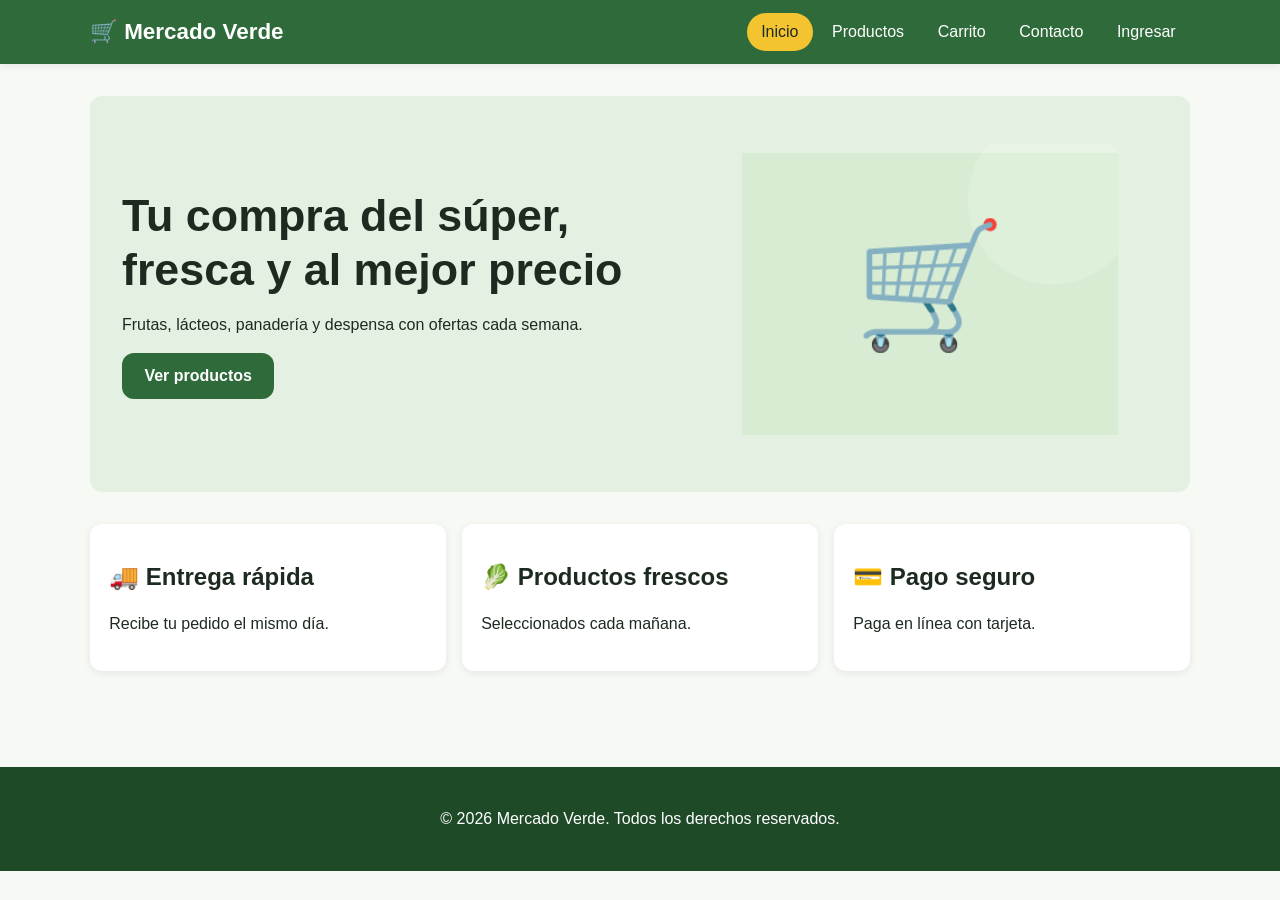
<file: index.html>
<!DOCTYPE html>
<html lang="es">
<head>
  <meta charset="UTF-8">
  <meta name="viewport" content="width=device-width, initial-scale=1.0">
  <title>Inicio | Mercado Verde</title>
  <link rel="stylesheet" href="styles.css">
</head>
<body class="">
  <header class="cabecera">
    <nav aria-label="Menú principal">
      <a class="logo" href="index.html">🛒 Mercado Verde</a>
      <ul class="menu">
        <li><a href="index.html" aria-current="page">Inicio</a></li>
        <li><a href="productos.html" >Productos</a></li>
        <li><a href="carrito.html" >Carrito</a></li>
        <li><a href="contacto.html" >Contacto</a></li>
        <li><a href="login.html" >Ingresar</a></li>
      </ul>
    </nav>
  </header>
  <main>
    <section class="hero">
      <article>
        <h1>Tu compra del súper, fresca y al mejor precio</h1>
        <p>Frutas, lácteos, panadería y despensa con ofertas cada semana.</p>
        <a class="boton" href="productos.html">Ver productos</a>
      </article>
      <figure>
        <img src="hero.svg" alt="Carrito de compras" width="400" height="300">
      </figure>
    </section>

    <section class="beneficios" aria-label="Beneficios">
      <article><h2>🚚 Entrega rápida</h2><p>Recibe tu pedido el mismo día.</p></article>
      <article><h2>🥬 Productos frescos</h2><p>Seleccionados cada mañana.</p></article>
      <article><h2>💳 Pago seguro</h2><p>Paga en línea con tarjeta.</p></article>
    </section>
  </main>
  <footer class="pie">
    <p>&copy; 2026 Mercado Verde. Todos los derechos reservados.</p>
  </footer>
</body>
</html>
</file>
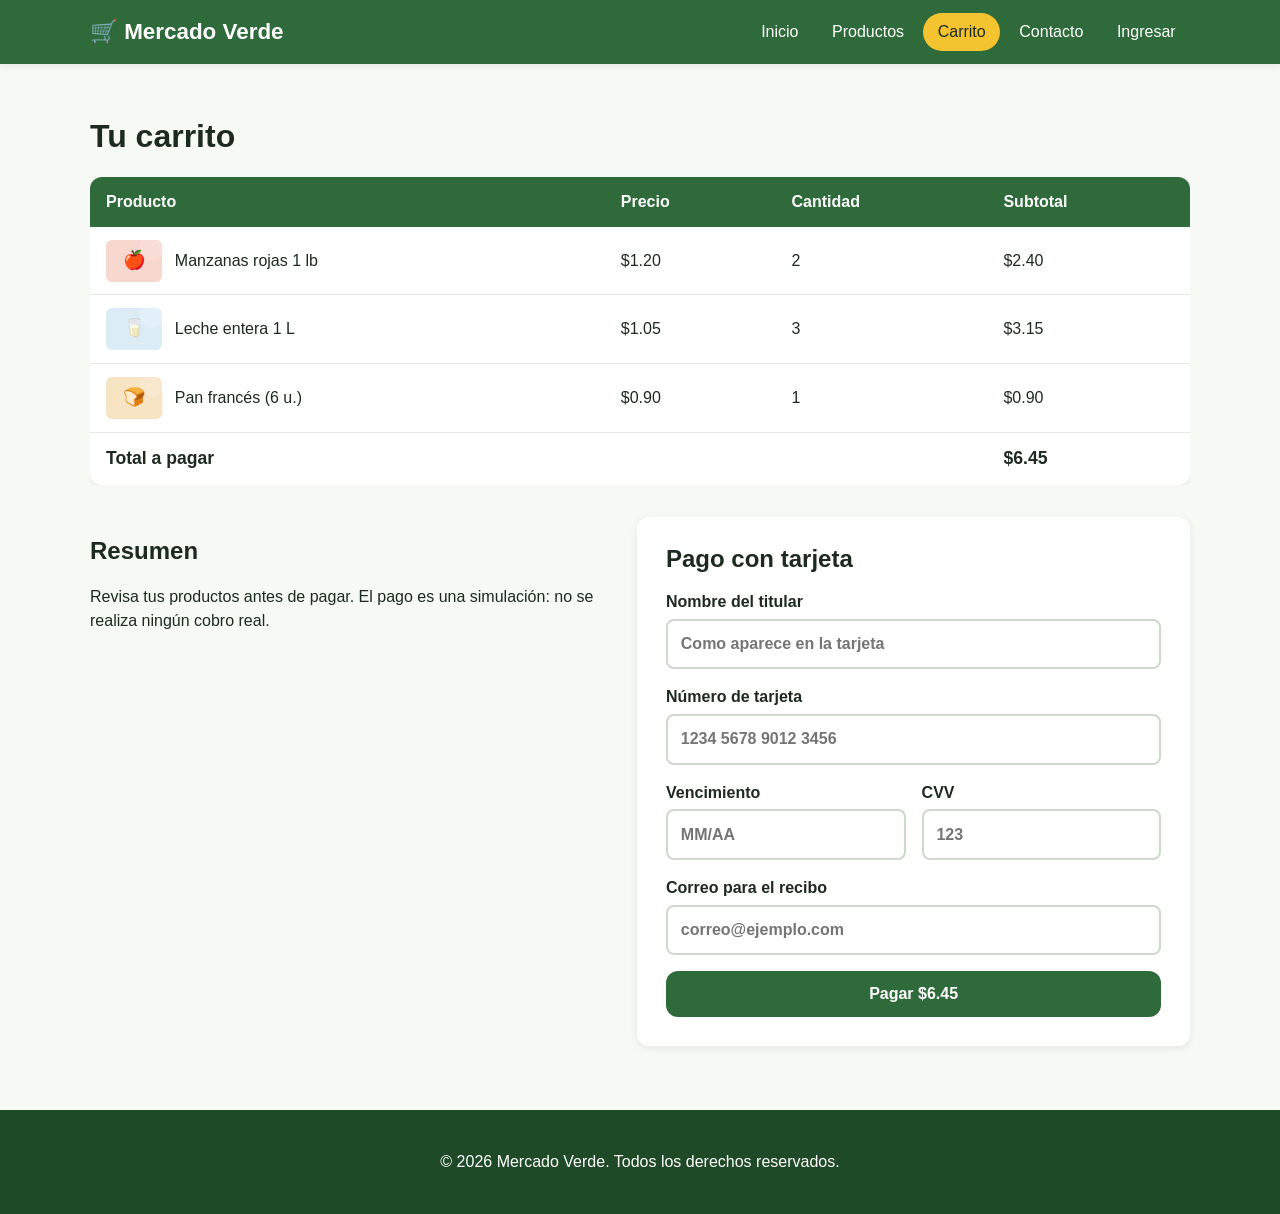
<file: carrito.html>
<!DOCTYPE html>
<html lang="es">
<head>
  <meta charset="UTF-8">
  <meta name="viewport" content="width=device-width, initial-scale=1.0">
  <title>Carrito y pago | Mercado Verde</title>
  <link rel="stylesheet" href="styles.css">
</head>
<body class="">
  <header class="cabecera">
    <nav aria-label="Menú principal">
      <a class="logo" href="index.html">🛒 Mercado Verde</a>
      <ul class="menu">
        <li><a href="index.html" >Inicio</a></li>
        <li><a href="productos.html" >Productos</a></li>
        <li><a href="carrito.html" aria-current="page">Carrito</a></li>
        <li><a href="contacto.html" >Contacto</a></li>
        <li><a href="login.html" >Ingresar</a></li>
      </ul>
    </nav>
  </header>
  <main>
    <h1>Tu carrito</h1>

    <section aria-label="Productos en el carrito">
      <section class="tabla-scroll">
        <table class="tabla-carrito">
          <caption class="sr-only" hidden>Productos agregados al carrito</caption>
          <thead>
            <tr><th>Producto</th><th>Precio</th><th>Cantidad</th><th>Subtotal</th></tr>
          </thead>
          <tbody>
            <tr>
              <td><span class="producto-mini"><img src="manzanas.svg" alt="" width="56" height="42">Manzanas rojas 1 lb</span></td>
              <td>$1.20</td><td>2</td><td>$2.40</td>
            </tr>
            <tr>
              <td><span class="producto-mini"><img src="leche.svg" alt="" width="56" height="42">Leche entera 1 L</span></td>
              <td>$1.05</td><td>3</td><td>$3.15</td>
            </tr>
            <tr>
              <td><span class="producto-mini"><img src="pan.svg" alt="" width="56" height="42">Pan francés (6 u.)</span></td>
              <td>$0.90</td><td>1</td><td>$0.90</td>
            </tr>
          </tbody>
          <tfoot>
            <tr><td colspan="3">Total a pagar</td><td>$6.45</td></tr>
          </tfoot>
        </table>
      </section>
    </section>

    <section class="pago">
      <aside>
        <h2>Resumen</h2>
        <p>Revisa tus productos antes de pagar. El pago es una simulación: no se realiza ningún cobro real.</p>
      </aside>

      <form class="formulario" action="#" method="post">
        <h2>Pago con tarjeta</h2>

        <label>Nombre del titular
          <input type="text" name="titular" placeholder="Como aparece en la tarjeta" pattern="[A-Za-zÁÉÍÓÚáéíóúÑñ ]{3,}" required>
        </label>

        <label>Número de tarjeta
          <input type="text" name="tarjeta" inputmode="numeric" placeholder="1234 5678 9012 3456"
                 pattern="[0-9]{4} [0-9]{4} [0-9]{4} [0-9]{4}" maxlength="19"
                 title="16 dígitos separados por espacios: 1234 5678 9012 3456" required>
        </label>

        <section class="fila-doble">
          <label>Vencimiento
            <input type="text" name="vencimiento" placeholder="MM/AA" pattern="(0[1-9]|1[0-2])\/[0-9]{2}"
                   maxlength="5" title="Formato MM/AA, por ejemplo 08/28" required>
          </label>
          <label>CVV
            <input type="password" name="cvv" inputmode="numeric" placeholder="123"
                   pattern="[0-9]{3,4}" maxlength="4" title="3 o 4 dígitos" required>
          </label>
        </section>

        <label>Correo para el recibo
          <input type="email" name="correo" placeholder="correo@ejemplo.com" required>
        </label>

        <button class="boton" type="submit">Pagar $6.45</button>
      </form>
    </section>
  </main>
  <footer class="pie">
    <p>&copy; 2026 Mercado Verde. Todos los derechos reservados.</p>
  </footer>
</body>
</html>
</file>
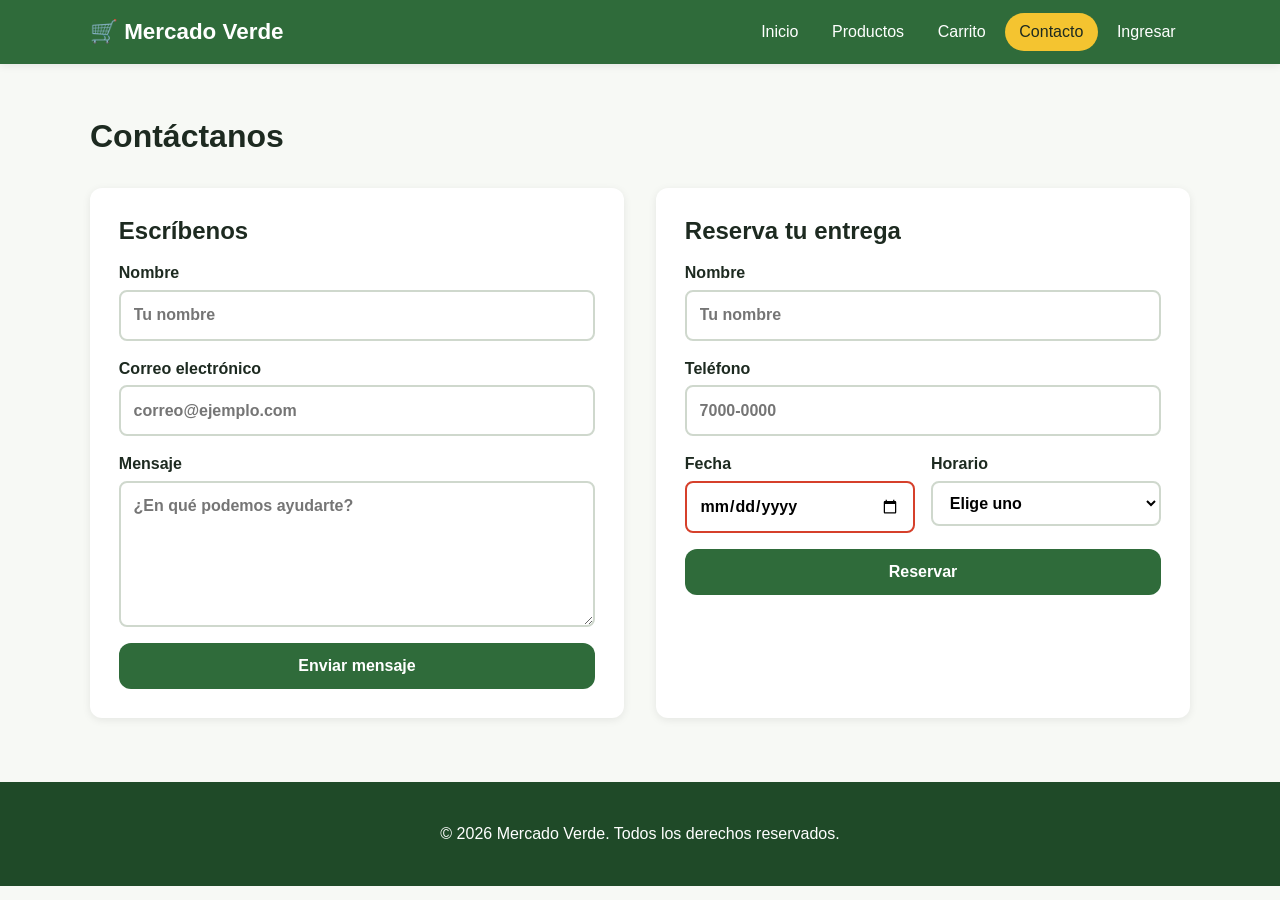
<file: contacto.html>
<!DOCTYPE html>
<html lang="es">
<head>
  <meta charset="UTF-8">
  <meta name="viewport" content="width=device-width, initial-scale=1.0">
  <title>Contacto | Mercado Verde</title>
  <link rel="stylesheet" href="styles.css">
</head>
<body class="">
  <header class="cabecera">
    <nav aria-label="Menú principal">
      <a class="logo" href="index.html">🛒 Mercado Verde</a>
      <ul class="menu">
        <li><a href="index.html" >Inicio</a></li>
        <li><a href="productos.html" >Productos</a></li>
        <li><a href="carrito.html" >Carrito</a></li>
        <li><a href="contacto.html" aria-current="page">Contacto</a></li>
        <li><a href="login.html" >Ingresar</a></li>
      </ul>
    </nav>
  </header>
  <main>
    <h1>Contáctanos</h1>
    <section class="pago">
      <form class="formulario" action="#" method="post">
        <h2>Escríbenos</h2>
        <label>Nombre
          <input type="text" name="nombre" placeholder="Tu nombre" required>
        </label>
        <label>Correo electrónico
          <input type="email" name="correo" placeholder="correo@ejemplo.com" required>
        </label>
        <label>Mensaje
          <textarea name="mensaje" rows="5" placeholder="¿En qué podemos ayudarte?" required></textarea>
        </label>
        <button class="boton" type="submit">Enviar mensaje</button>
      </form>

      <form class="formulario" action="#" method="post">
        <h2>Reserva tu entrega</h2>
        <label>Nombre
          <input type="text" name="nombre" placeholder="Tu nombre" required>
        </label>
        <label>Teléfono
          <input type="tel" name="telefono" placeholder="7000-0000" pattern="[0-9]{4}-[0-9]{4}" title="Formato 0000-0000" required>
        </label>
        <section class="fila-doble">
          <label>Fecha
            <input type="date" name="fecha" required>
          </label>
          <label>Horario
            <select name="horario" required>
              <option value="">Elige uno</option>
              <option>Mañana (8:00 - 12:00)</option>
              <option>Tarde (12:00 - 18:00)</option>
            </select>
          </label>
        </section>
        <button class="boton" type="submit">Reservar</button>
      </form>
    </section>
  </main>
  <footer class="pie">
    <p>&copy; 2026 Mercado Verde. Todos los derechos reservados.</p>
  </footer>
</body>
</html>
</file>
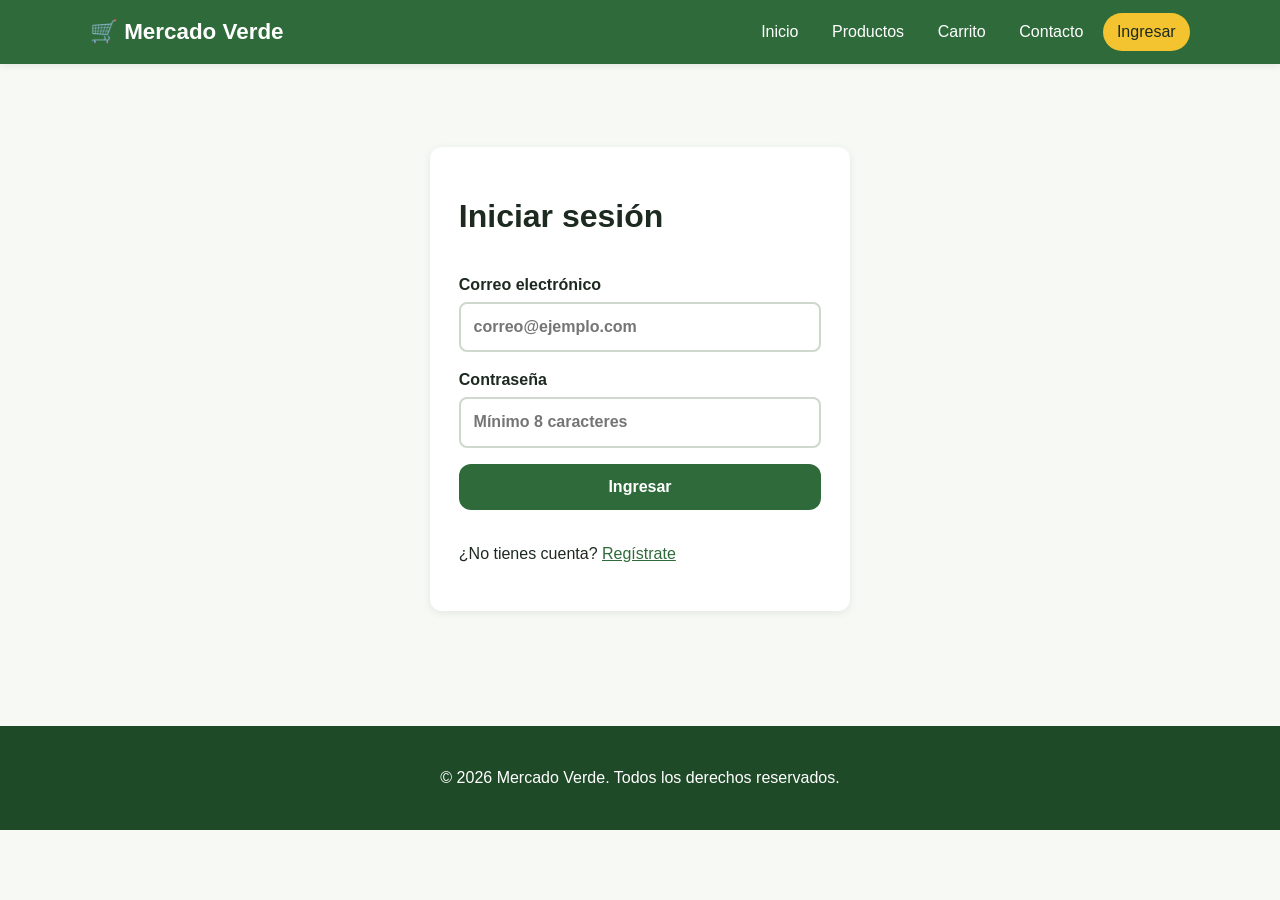
<file: login.html>
<!DOCTYPE html>
<html lang="es">
<head>
  <meta charset="UTF-8">
  <meta name="viewport" content="width=device-width, initial-scale=1.0">
  <title>Iniciar sesión | Mercado Verde</title>
  <link rel="stylesheet" href="styles.css">
</head>
<body class="pagina-login">
  <header class="cabecera">
    <nav aria-label="Menú principal">
      <a class="logo" href="index.html">🛒 Mercado Verde</a>
      <ul class="menu">
        <li><a href="index.html" >Inicio</a></li>
        <li><a href="productos.html" >Productos</a></li>
        <li><a href="carrito.html" >Carrito</a></li>
        <li><a href="contacto.html" >Contacto</a></li>
        <li><a href="login.html" aria-current="page">Ingresar</a></li>
      </ul>
    </nav>
  </header>
  <main>
    <form class="formulario" action="#" method="post">
      <h1>Iniciar sesión</h1>
      <label>Correo electrónico
        <input type="email" name="correo" placeholder="correo@ejemplo.com" autocomplete="email" required>
      </label>
      <label>Contraseña
        <input type="password" name="clave" placeholder="Mínimo 8 caracteres" minlength="8" autocomplete="current-password" required>
      </label>
      <button class="boton" type="submit">Ingresar</button>
      <p>¿No tienes cuenta? <a href="#">Regístrate</a></p>
    </form>
  </main>
  <footer class="pie">
    <p>&copy; 2026 Mercado Verde. Todos los derechos reservados.</p>
  </footer>
</body>
</html>
</file>
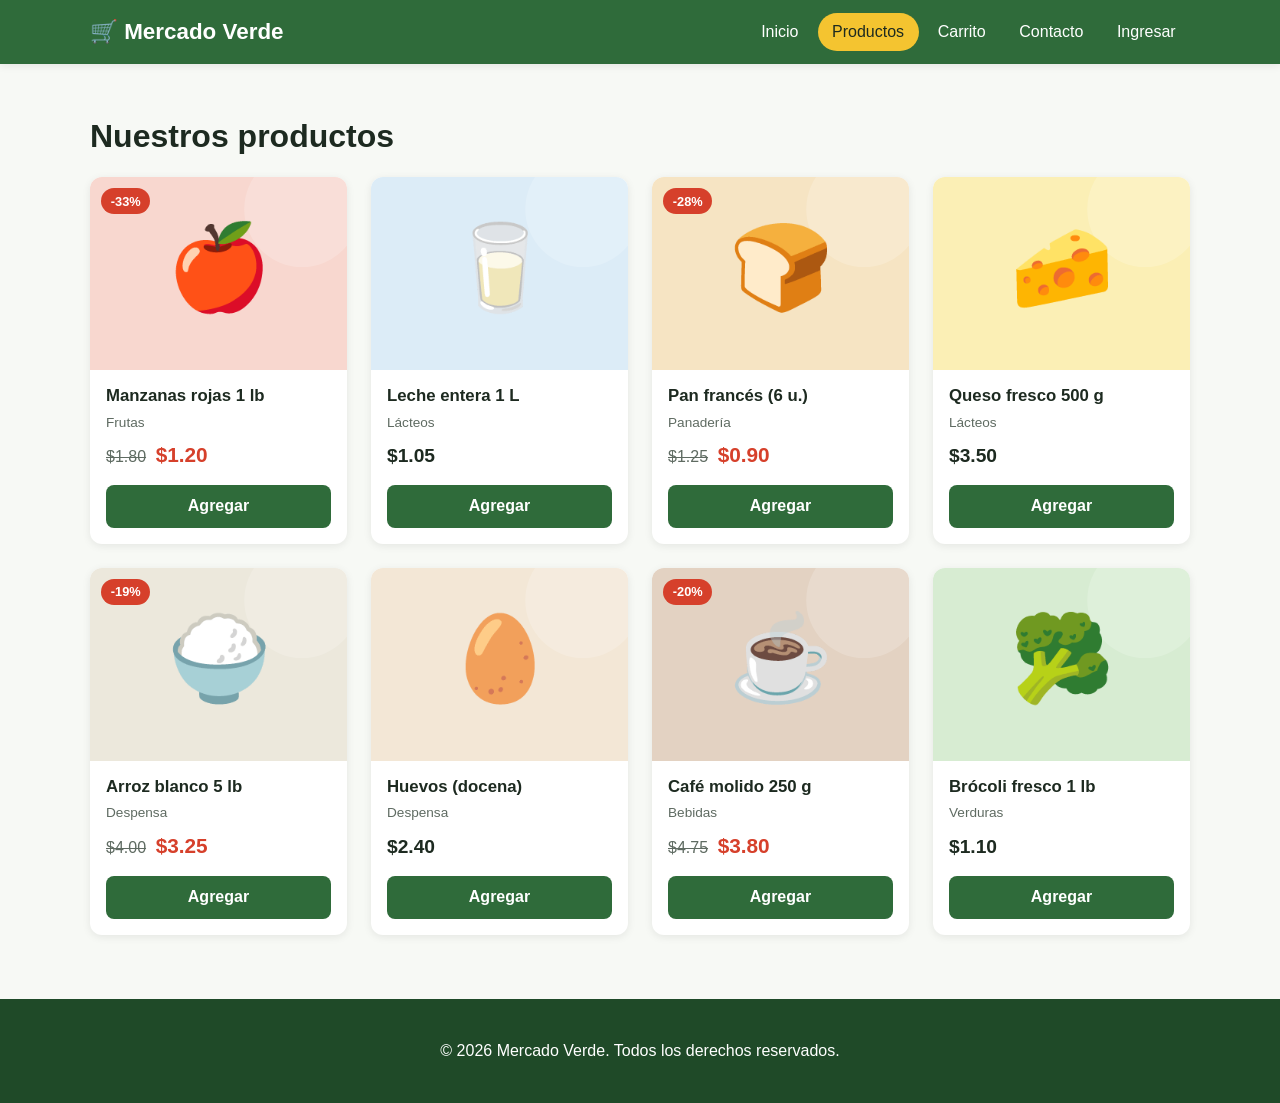
<file: productos.html>
<!DOCTYPE html>
<html lang="es">
<head>
  <meta charset="UTF-8">
  <meta name="viewport" content="width=device-width, initial-scale=1.0">
  <title>Productos | Mercado Verde</title>
  <link rel="stylesheet" href="styles.css">
</head>
<body class="">
  <header class="cabecera">
    <nav aria-label="Menú principal">
      <a class="logo" href="index.html">🛒 Mercado Verde</a>
      <ul class="menu">
        <li><a href="index.html" >Inicio</a></li>
        <li><a href="productos.html" aria-current="page">Productos</a></li>
        <li><a href="carrito.html" >Carrito</a></li>
        <li><a href="contacto.html" >Contacto</a></li>
        <li><a href="login.html" >Ingresar</a></li>
      </ul>
    </nav>
  </header>
  <main>
    <h1>Nuestros productos</h1>
    <section aria-label="Catálogo de productos">
      <ul class="rejilla-productos">
        <li>
          <article class="tarjeta">
            <span class="etiqueta-oferta">-33%</span>
            <figure><img src="manzanas.svg" alt="Manzanas rojas 1 lb" width="400" height="300" loading="lazy"></figure>
            <section class="tarjeta-cuerpo">
              <h3>Manzanas rojas 1 lb</h3>
              <p class="categoria">Frutas</p>
              <p class="precios"><del class="precio-anterior">$1.80</del> <ins class="precio-oferta">$1.20</ins></p>
              <button class="btn-agregar" type="button">Agregar</button>
            </section>
          </article>
        </li>
        <li>
          <article class="tarjeta">
            
            <figure><img src="leche.svg" alt="Leche entera 1 L" width="400" height="300" loading="lazy"></figure>
            <section class="tarjeta-cuerpo">
              <h3>Leche entera 1 L</h3>
              <p class="categoria">Lácteos</p>
              <p class="precios"><span class="precio-normal">$1.05</span></p>
              <button class="btn-agregar" type="button">Agregar</button>
            </section>
          </article>
        </li>
        <li>
          <article class="tarjeta">
            <span class="etiqueta-oferta">-28%</span>
            <figure><img src="pan.svg" alt="Pan francés (6 u.)" width="400" height="300" loading="lazy"></figure>
            <section class="tarjeta-cuerpo">
              <h3>Pan francés (6 u.)</h3>
              <p class="categoria">Panadería</p>
              <p class="precios"><del class="precio-anterior">$1.25</del> <ins class="precio-oferta">$0.90</ins></p>
              <button class="btn-agregar" type="button">Agregar</button>
            </section>
          </article>
        </li>
        <li>
          <article class="tarjeta">
            
            <figure><img src="queso.svg" alt="Queso fresco 500 g" width="400" height="300" loading="lazy"></figure>
            <section class="tarjeta-cuerpo">
              <h3>Queso fresco 500 g</h3>
              <p class="categoria">Lácteos</p>
              <p class="precios"><span class="precio-normal">$3.50</span></p>
              <button class="btn-agregar" type="button">Agregar</button>
            </section>
          </article>
        </li>
        <li>
          <article class="tarjeta">
            <span class="etiqueta-oferta">-19%</span>
            <figure><img src="arroz.svg" alt="Arroz blanco 5 lb" width="400" height="300" loading="lazy"></figure>
            <section class="tarjeta-cuerpo">
              <h3>Arroz blanco 5 lb</h3>
              <p class="categoria">Despensa</p>
              <p class="precios"><del class="precio-anterior">$4.00</del> <ins class="precio-oferta">$3.25</ins></p>
              <button class="btn-agregar" type="button">Agregar</button>
            </section>
          </article>
        </li>
        <li>
          <article class="tarjeta">
            
            <figure><img src="huevos.svg" alt="Huevos (docena)" width="400" height="300" loading="lazy"></figure>
            <section class="tarjeta-cuerpo">
              <h3>Huevos (docena)</h3>
              <p class="categoria">Despensa</p>
              <p class="precios"><span class="precio-normal">$2.40</span></p>
              <button class="btn-agregar" type="button">Agregar</button>
            </section>
          </article>
        </li>
        <li>
          <article class="tarjeta">
            <span class="etiqueta-oferta">-20%</span>
            <figure><img src="cafe.svg" alt="Café molido 250 g" width="400" height="300" loading="lazy"></figure>
            <section class="tarjeta-cuerpo">
              <h3>Café molido 250 g</h3>
              <p class="categoria">Bebidas</p>
              <p class="precios"><del class="precio-anterior">$4.75</del> <ins class="precio-oferta">$3.80</ins></p>
              <button class="btn-agregar" type="button">Agregar</button>
            </section>
          </article>
        </li>
        <li>
          <article class="tarjeta">
            
            <figure><img src="verduras.svg" alt="Brócoli fresco 1 lb" width="400" height="300" loading="lazy"></figure>
            <section class="tarjeta-cuerpo">
              <h3>Brócoli fresco 1 lb</h3>
              <p class="categoria">Verduras</p>
              <p class="precios"><span class="precio-normal">$1.10</span></p>
              <button class="btn-agregar" type="button">Agregar</button>
            </section>
          </article>
        </li>
      </ul>
    </section>
  </main>
  <footer class="pie">
    <p>&copy; 2026 Mercado Verde. Todos los derechos reservados.</p>
  </footer>
</body>
</html>
</file>
<file: styles.css>
/* =====================================================
   MERCADO VERDE - Hoja de estilos principal
   Estructura:
   1. Variables   2. Reset/base   3. Header y nav
   4. Hero        5. Productos    6. Carrito
   7. Formularios 8. Footer       9. Responsive
   ===================================================== */

/* ---------- 1. VARIABLES ---------- */
:root {
  --verde: #2f6b3a;
  --verde-oscuro: #1f4a28;
  --verde-claro: #e4f1e2;
  --rojo-oferta: #d6402b;
  --amarillo: #f4c430;
  --tinta: #1d2a20;
  --gris: #5f6b62;
  --fondo: #f7f9f5;
  --blanco: #ffffff;
  --radio: 12px;
  --sombra: 0 2px 8px rgba(0, 0, 0, .08);
  --sombra-alta: 0 10px 24px rgba(0, 0, 0, .15);
  --transicion: .3s ease;
  --ancho-max: 1100px;
}

/* ---------- 2. RESET Y BASE ---------- */
*, *::before, *::after { box-sizing: border-box; }

body {
  margin: 0;
  font-family: "Segoe UI", Tahoma, Arial, sans-serif;
  color: var(--tinta);
  background: var(--fondo);
  line-height: 1.5;
}

img { max-width: 100%; display: block; }

main, header > nav, .contenedor {
  width: min(100% - 2rem, var(--ancho-max));
  margin-inline: auto;
}

main { padding-block: 2rem; }

h1, h2, h3 { line-height: 1.2; }

a { color: var(--verde); transition: color var(--transicion); }
a:hover { color: var(--rojo-oferta); }

/* ---------- 3. HEADER Y NAVEGACIÓN ---------- */
.cabecera {
  background: var(--verde);
  position: sticky;
  top: 0;
  z-index: 10;
  box-shadow: var(--sombra);
}

.cabecera nav {
  display: flex;
  justify-content: space-between;
  align-items: center;
  flex-wrap: wrap;
  gap: .5rem 1rem;
  padding-block: .8rem;
}

.logo {
  color: var(--blanco);
  font-size: 1.4rem;
  font-weight: 800;
  text-decoration: none;
}
.logo:hover { color: var(--amarillo); }

.menu {
  display: flex;
  flex-wrap: wrap;
  gap: .3rem;
  list-style: none;
  margin: 0;
  padding: 0;
}

.menu a {
  display: block;
  padding: .45rem .9rem;
  border-radius: 999px;
  color: var(--blanco);
  text-decoration: none;
  transition: background var(--transicion), color var(--transicion);
}
.menu a:hover,
.menu a[aria-current="page"] {
  background: var(--amarillo);
  color: var(--tinta);
}

/* ---------- 4. HERO / SECCIONES ---------- */
.hero {
  display: grid;
  grid-template-columns: 1.2fr 1fr;
  align-items: center;
  gap: 2rem;
  background: var(--verde-claro);
  border-radius: var(--radio);
  padding: 2rem;
}
.hero h1 { font-size: clamp(1.8rem, 4vw, 2.8rem); margin: 0 0 .5rem; }
.hero img { border-radius: var(--radio); }

.boton {
  display: inline-block;
  border: 0;
  border-radius: var(--radio);
  padding: .7rem 1.4rem;
  background: var(--verde);
  color: var(--blanco);
  font: inherit;
  font-weight: 600;
  text-decoration: none;
  cursor: pointer;
  transition: background var(--transicion), transform var(--transicion);
}
.boton:hover { background: var(--rojo-oferta); color: var(--blanco); transform: translateY(-2px); }

.beneficios {
  display: grid;
  grid-template-columns: repeat(auto-fit, minmax(220px, 1fr));
  gap: 1rem;
  margin-block: 2rem;
}
.beneficios article {
  background: var(--blanco);
  padding: 1.2rem;
  border-radius: var(--radio);
  box-shadow: var(--sombra);
  transition: transform var(--transicion), box-shadow var(--transicion);
}
.beneficios article:hover { transform: translateY(-6px); box-shadow: var(--sombra-alta); }

/* ---------- 5. PRODUCTOS ---------- */
.rejilla-productos {
  display: grid;
  grid-template-columns: repeat(auto-fill, minmax(230px, 1fr));
  gap: 1.5rem;
  list-style: none;
  padding: 0;
  margin: 0;
}

.tarjeta {
  position: relative;
  display: flex;
  flex-direction: column;
  height: 100%;
  background: var(--blanco);
  border-radius: var(--radio);
  box-shadow: var(--sombra);
  overflow: hidden;
  transition: transform var(--transicion), box-shadow var(--transicion);
}
.tarjeta:hover { transform: translateY(-6px); box-shadow: var(--sombra-alta); }

/* Contenedor de imagen: misma proporción en todas las tarjetas */
.tarjeta figure { margin: 0; overflow: hidden; aspect-ratio: 4 / 3; }
.tarjeta img {
  width: 100%;
  height: 100%;
  object-fit: cover;
  transition: transform .5s ease;
}
.tarjeta:hover img { transform: scale(1.12); }   /* zoom suave */

.tarjeta-cuerpo {
  display: flex;
  flex-direction: column;
  flex: 1;
  gap: .4rem;
  padding: 1rem;
}
.tarjeta h3 { margin: 0; font-size: 1.05rem; }
.tarjeta .categoria { color: var(--gris); font-size: .85rem; margin: 0; }

.precios { display: flex; align-items: baseline; gap: .6rem; margin: auto 0 .5rem; }
.precio-normal { font-size: 1.2rem; font-weight: 700; }
.precio-anterior { color: var(--gris); text-decoration: line-through; }       /* precio tachado */
.precio-oferta { color: var(--rojo-oferta); font-size: 1.3rem; font-weight: 800; text-decoration: none; }

.etiqueta-oferta {
  position: absolute;
  top: .7rem;
  left: .7rem;
  z-index: 1;
  background: var(--rojo-oferta);
  color: var(--blanco);
  padding: .2rem .6rem;
  border-radius: 999px;
  font-size: .8rem;
  font-weight: 700;
}

.btn-agregar {
  width: 100%;
  border: 0;
  border-radius: 8px;
  padding: .6rem;
  background: var(--verde);
  color: var(--blanco);
  font: inherit;
  font-weight: 600;
  cursor: pointer;
  transition: background var(--transicion), transform var(--transicion);
}
.btn-agregar:hover { background: var(--amarillo); color: var(--tinta); }
.btn-agregar:active { transform: scale(.97); }

/* ---------- 6. CARRITO ---------- */
.tabla-scroll { overflow-x: auto; }   /* evita desbordamiento en móvil */

.tabla-carrito {
  width: 100%;
  min-width: 520px;
  border-collapse: collapse;
  background: var(--blanco);
  border-radius: var(--radio);
  overflow: hidden;
  box-shadow: var(--sombra);
}
.tabla-carrito th { background: var(--verde); color: var(--blanco); text-align: left; }
.tabla-carrito th, .tabla-carrito td { padding: .8rem 1rem; }
.tabla-carrito tbody tr { border-bottom: 1px solid #e3e8e1; transition: background var(--transicion); }
.tabla-carrito tbody tr:hover { background: var(--verde-claro); }
.tabla-carrito tfoot td { font-weight: 800; font-size: 1.1rem; }

.producto-mini { display: flex; align-items: center; gap: .8rem; }
.producto-mini img { width: 56px; height: 42px; object-fit: cover; border-radius: 6px; }

.pago {
  display: grid;
  grid-template-columns: 1fr 1fr;
  gap: 2rem;
  margin-top: 2rem;
}

/* ---------- 7. FORMULARIOS ---------- */
.formulario {
  display: flex;
  flex-direction: column;
  gap: 1rem;
  background: var(--blanco);
  padding: 1.8rem;
  border-radius: var(--radio);
  box-shadow: var(--sombra);
}
.formulario h2 { margin: 0; }

.formulario label { display: flex; flex-direction: column; gap: .3rem; font-weight: 600; }

.formulario input,
.formulario select,
.formulario textarea {
  padding: .7rem .8rem;
  border: 2px solid #cfd8cd;
  border-radius: 8px;
  font: inherit;
  background: var(--blanco);
  transition: border-color var(--transicion), box-shadow var(--transicion), background var(--transicion);
}

/* Estado de foco: resalte sutil del campo activo */
.formulario input:focus,
.formulario select:focus,
.formulario textarea:focus {
  outline: none;
  border-color: var(--verde);
  box-shadow: 0 0 0 4px rgba(47, 107, 58, .18);
  background: #fbfef9;
}
/* Estado inválido solo después de escribir */
.formulario input:not(:placeholder-shown):invalid { border-color: var(--rojo-oferta); }

.fila-doble { display: grid; grid-template-columns: 1fr 1fr; gap: 1rem; }

/* Login centrado */
.pagina-login main {
  min-height: 70vh;
  display: grid;
  place-items: center;
}
.pagina-login .formulario { width: min(100%, 420px); }

/* ---------- 8. FOOTER ---------- */
.pie {
  margin-top: 2rem;
  background: var(--verde-oscuro);
  color: var(--blanco);
  padding: 1.5rem 0;
  text-align: center;
}

/* ---------- 9. RESPONSIVE ---------- */
/* Tablet */
@media (max-width: 900px) {
  .hero { grid-template-columns: 1fr; }
  .pago { grid-template-columns: 1fr; }
}
/* Móvil */
@media (max-width: 600px) {
  .cabecera nav { justify-content: center; }
  .menu { justify-content: center; }
  .fila-doble { grid-template-columns: 1fr; }
  .hero { padding: 1.2rem; }
  .formulario { padding: 1.2rem; }
}
/* Accesibilidad: respeta usuarios que reducen el movimiento */
@media (prefers-reduced-motion: reduce) {
  * { transition: none !important; }
}
</file>
